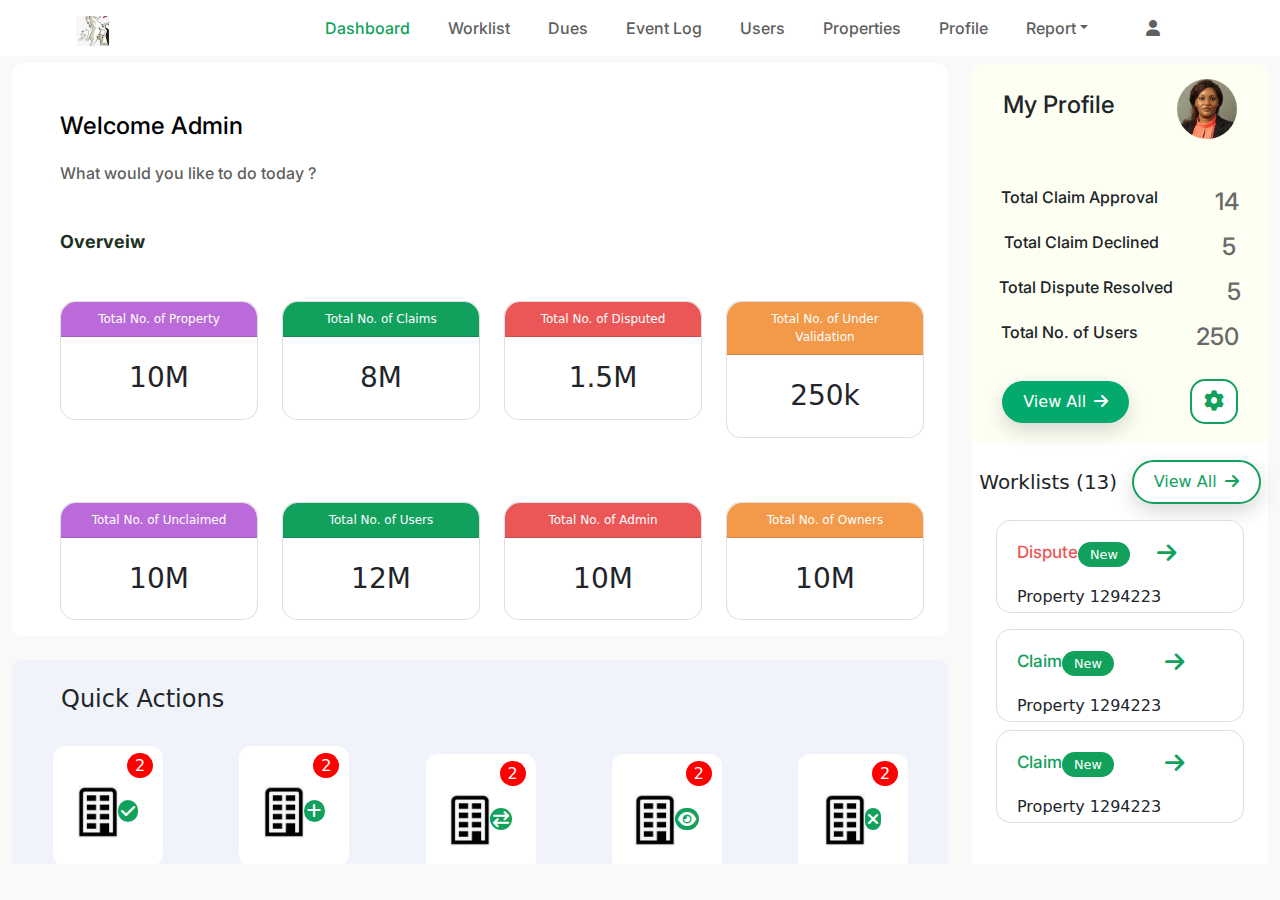
<file: index.html>
<!DOCTYPE html>
<html lang="en">
    <head>
        <meta charset="UTF-8">
        <meta http-equiv="X-UA-Compatible" content="IE=edge">
        <meta name="viewport" content="width=device-width, initial-scale=1.0">
        <title>Document</title>
        <link rel="stylesheet" href="css/bootstrap.rtl.min.css">
        <link rel="stylesheet" href="css/navbar.css">
        <link rel="stylesheet" href="css/welcome-admin.css">
        <link rel="stylesheet" href="css/admin.css">
        <link rel="stylesheet" href="css/property.css">
        <link
            rel="stylesheet"
            href="https://cdnjs.cloudflare.com/ajax/libs/font-awesome/6.0.0/css/all.min.css"
            integrity="sha512-9usAa10IRO0HhonpyAIVpjrylPvoDwiPUiKdWk5t3PyolY1cOd4DSE0Ga+ri4AuTroPR5aQvXU9xC6qOPnzFeg=="
            crossorigin="anonymous"
            referrerpolicy="no-referrer"
        >
        <link rel="stylesheet" href="css/button.css">
        <link href="https://fonts.googleapis.com/css2?family=Inter:wght@100;200;300;400;500&family=Poppins:wght@700&display=swap" rel="stylesheet">
        <link href="https://fonts.googleapis.com/css2?family=Inter:wght@100;200;300;400;500;600;700;800;900&family=M+PLUS+Rounded+1c:wght@700;800;900&family=Merriweather:ital,wght@0,300;0,400;0,700;1,300;1,400;1,900&family=Ms+Madi&family=PT+Sans:ital,wght@0,400;0,700;1,400&family=Special+Elite&family=Water+Brush&display=swap" rel="stylesheet">
    </head>
    <body>
        <nav class="navbar navbar-expand-lg navbar-light fixed-top  ">
            <div class="container-fluid ">
                <a class="navbar-brand" href="#">
                    <div class="nav-image">
                        <img src="image/coat.jpg" alt="" class="d-inline-block align-text-top me-5">
                    </div>
                </a>
                <button
                    class="navbar-toggler"
                    type="button"
                    data-bs-toggle="collapse"
                    data-bs-target="#navbarNav"
                    aria-controls="navbarNav"
                    aria-expanded="false"
                    aria-label="Toggle navigation"
                >
                    <span class="navbar-toggler-icon"></span>
                </button>
                <div class="collapse navbar-collapse" id="navbarNav">
                    <ul class="navbar-nav">
                        <li class="nav-item">
                            <a class="nav-link active " aria-current="page" href="index.html">Dashboard</a>
                        </li>
                        <li class="nav-item">
                            <a class="nav-link " href="work-list.html">Worklist</a>
                        </li>
                        <li class="nav-item">
                            <a class="nav-link " href="dues.html">Dues</a>
                        </li>
                        <li class="nav-item">
                            <a class="nav-link " href="event-log.html">Event Log</a>
                        </li>
                        <li class="nav-item">
                            <a class="nav-link" href="users.html">Users</a>
                        </li>
                        <li class="nav-item">
                            <a class="nav-link" href="property.html">Properties</a>
                        </li>
                        <li class="nav-item">
                            <a class="nav-link" href="profile.html">Profile</a>
                        </li>
                        <li class="nav-item dropdown">
                            <a
                                class="nav-link dropdown-toggle"
                                href="#"
                                id="navbarDropdownMenuLink"
                                role="button"
                                data-bs-toggle="dropdown"
                                aria-expanded="false"
                            >
                                Report
                            </a>
                            <ul class="dropdown-menu" aria-labelledby="navbarDropdownMenuLink">
                                <li>
                                    <a class="dropdown-item" href="property-report.html">Property Report</a>
                                </li>
                                <li>
                                    <a class="dropdown-item" href="user-report.html">User Report</a>
                                </li>
                                <li>
                                    <a class="dropdown-item" href="transaction-report.html">Tansaction Report</a>
                                </li>
                                <li>
                                    <a class="dropdown-item" href="activites.html">Activity Report</a>
                                </li>
                            </ul>
                        </li>
                        <li class="nav-item dropdown me-3 d-none d-lg-block">
                            <a
                                class="nav-link"
                                href="#"
                                class="nav-link dropdown-toggle"
                                href="#"
                                id="profile-log-out"
                                role="button"
                                data-bs-toggle="dropdown"
                                aria-expanded="false"
                            >
                                <i class="fa-solid fa-user"></i>
                            </a>
                            <ul class="dropdown-menu" aria-labelledby="profile-log-out">
                                <li>
                                    <a class="dropdown-item" href="log-in.html">Log Out</a>
                                </li>
                                <li>
                                    <a class="dropdown-item" href="change-password.html">Change Password</a>
                                </li>
                            </ul>
                        </li>
                    </ul>
                </div>
            </div>
        </nav>
        <!-- MAIN CONTAINER  -->
        <section>
            <!-- OVERVIEW CONTAINER -->
            <div class="container-fluid main-container ">
                <div class="row d-flex justify-content-around full-container">
                    <div class="col-lg-9 col-12 first-container  ">
                        <div class="admin-container">
                            <!-- OVERVIEW HEADER -->
                            <div class="admin-header me-5 pt-5">
                                <h4>Welcome Admin</h4>
                                <div class="sub-title mt-4">
                                    <p> What would you like to do today ?</p>
                                </div>
                            </div>
                            <div class="admin-body me-5 mt-5">
                                <div class="body-header">
                                    <h4>
                                        Overveiw
                                    </h4>
                                </div>
                                <!-- OVERVIEW BODY -->
                                <div class="body-cards mt-5 ms-5 ms-lg-4 ">
                                    <div class="row mb-3 ">
                                        <!-- OVERVIEW CARD -->
                                        <div class="col-lg-3 col-12 col-md-6 mb-3 ">
                                            <div class="card ">
                                                <div class="card-header card-header-one text-center">Total No. of Property</div>
                                                <div class="card-body">
                                                    <h3 class="card-text text-center p-2">
                                                        <span class="" id="overview-number"> 10M</span>
                                                    </h3>
                                                </div>
                                            </div>
                                        </div>
                                        <!-- OVERVIEW CARD -->
                                        <div class="col-lg-3 col-12 col-md-6 mb-3">
                                            <div class="card">
                                                <div class="card-header card-header-two text-center">Total No. of Claims</div>
                                                <div class="card-body">
                                                    <h3 class="card-text text-center p-2">
                                                        <span class="" id="overview-number"> 8M</span>
                                                    </h3>
                                                </div>
                                            </div>
                                        </div>
                                        <!-- OVERVIEW CARD -->
                                        <div class="col-lg-3 col-12 col-md-6 mb-3">
                                            <div class="card">
                                                <div class="card-header card-header-three text-center">Total No. of Disputed</div>
                                                <div class="card-body">
                                                    <h3 class="card-text text-center p-2">
                                                        <span class="" id="overview-number"> 1.5M</span>
                                                    </h3>
                                                </div>
                                            </div>
                                        </div>
                                        <!-- OVERVIEW CARD -->
                                        <div class="col-lg-3 col-12 col-md-6 mb-3">
                                            <div class="card">
                                                <div class="card-header card-header-four text-center">Total No. of Under Validation</div>
                                                <div class="card-body">
                                                    <h3 class="card-text text-center p-2">
                                                        <span class="" id="overview-number"> 250k</span>
                                                    </h3>
                                                </div>
                                            </div>
                                        </div>
                                    </div>
                                    <div class="row mt-lg-5 ">
                                        <!-- OVERVIEW CARD -->
                                        <div class="col-lg-3 col-12 col-md-6 mb-3">
                                            <div class="card">
                                                <div class="card-header card-header-one text-center">Total No. of Unclaimed</div>
                                                <div class="card-body">
                                                    <h3 class="card-text text-center p-2">
                                                        <span class="" id="overview-number"> 10M</span>
                                                    </h3>
                                                </div>
                                            </div>
                                        </div>
                                        <!-- OVERVIEW CARD -->
                                        <div class="col-lg-3 col-12 col-md-6 mb-3">
                                            <div class="card">
                                                <div class="card-header card-header-two text-center">Total No. of Users</div>
                                                <div class="card-body">
                                                    <h3 class="card-text text-center p-2">
                                                        <span class="" id="overview-number"> 12M</span>
                                                    </h3>
                                                </div>
                                            </div>
                                        </div>
                                        <!-- OVERVIEW CARD -->
                                        <div class="col-lg-3 col-12 col-md-6 mb-3 ">
                                            <div class="card">
                                                <div class="card-header card-header-three text-center">Total No. of Admin</div>
                                                <div class="card-body">
                                                    <h3 class="card-text text-center p-2">
                                                        <span class="" id="overview-number"> 10M</span>
                                                    </h3>
                                                </div>
                                            </div>
                                        </div>
                                        <!-- OVERVIEW CARD -->
                                        <div class="col-lg-3 col-12 col-md-6 mb-3">
                                            <div class="card">
                                                <div class="card-header card-header-four text-center">Total No. of Owners</div>
                                                <div class="card-body">
                                                    <h3 class="card-text text-center p-2">
                                                        <span class="" id="overview-number"> 10M</span>
                                                    </h3>
                                                </div>
                                            </div>
                                        </div>
                                    </div>
                                </div>
                            </div>
                        </div>
                        <!-- QUICK ACTION -->
                        <div class="quick-action-container mt-4 ">
                            <div class="quick-action-link me-3 ">
                                <h4 class="mb-4 me-2 "> Quick Actions</h4>
                                <div class="row d-flex justify-content-between align-items-center ">
                                    <div class="col-lg-2 col-md-4 col-6">
                                        <div class="quick-action-card ">
                                            <div class="number-tag col-6 text-start pt-2 ">
                                                <span class="number px-2" id="tag">2</span>
                                            </div>
                                            <div class="d-flex align-items-center justify-content-center mt-2">
                                                <div class="image">
                                                    <img src="image/black-building.png" alt="">
                                                </div>
                                                <div class="icon-tag">
                                                    <div class="icon">
                                                        <i class="fa fa-check" aria-hidden="true"></i>
                                                    </div>
                                                </div>
                                            </div>
                                        </div>
                                    </div>
                                    <div class="col-lg-2 col-md-4 col-6">
                                        <div class="quick-action-card ">
                                            <div class="number-tag col-6 text-start pt-2 ">
                                                <span class="number px-2" id="tag">2</span>
                                            </div>
                                            <div class="d-flex align-items-center justify-content-center mt-2">
                                                <div class="image">
                                                    <img src="image/black-building.png" alt="">
                                                </div>
                                                <div class="icon-tag">
                                                    <div class="icon">
                                                        <i class="fa fa-plus" aria-hidden="true"></i>
                                                    </div>
                                                </div>
                                            </div>
                                        </div>
                                    </div>
                                    <div class="col-lg-2 col-md-4 col-6 mt-3">
                                        <div class="quick-action-card ">
                                            <div class="number-tag col-6 text-start pt-2 ">
                                                <span class="number px-2" id="tag">2</span>
                                            </div>
                                            <div class="d-flex align-items-center justify-content-center mt-2">
                                                <div class="image">
                                                    <img src="image/black-building.png" alt="">
                                                </div>
                                                <div class="icon-tag">
                                                    <div class="icon">
                                                        <i class="fa fa-exchange" aria-hidden="true"></i>
                                                    </div>
                                                </div>
                                            </div>
                                        </div>
                                    </div>
                                    <div class="col-lg-2 col-md-4 col-6 mt-3">
                                        <div class="quick-action-card ">
                                            <div class="number-tag col-6 text-start pt-2 ">
                                                <span class="number px-2" id="tag">2</span>
                                            </div>
                                            <div class="d-flex align-items-center justify-content-center mt-2">
                                                <div class="image">
                                                    <img src="image/black-building.png" alt="">
                                                </div>
                                                <div class="icon-tag">
                                                    <div class="icon">
                                                        <i class="fa fa-eye" aria-hidden="true"></i>
                                                    </div>
                                                </div>
                                            </div>
                                        </div>
                                    </div>
                                    <div class="col-lg-2 col-md-4 col-4 mt-3">
                                        <div class="quick-action-card ">
                                            <div class="number-tag col-6 text-start pt-2 ">
                                                <span class="number px-2" id="tag">2</span>
                                            </div>
                                            <div class="d-flex align-items-center justify-content-center mt-2">
                                                <div class="image">
                                                    <img src="image/black-building.png" alt="">
                                                </div>
                                                <div class="icon-tag">
                                                    <div class="icon">
                                                        <i class="fa fa-times" aria-hidden="true"></i>
                                                    </div>
                                                </div>
                                            </div>
                                        </div>
                                    </div>
                                </div>
                            </div>
                        </div>
                        <!-- TABLE CONTAINER -->
                        <div class="property-container mt-4 ">
                            <div class=" me-3 ">
                                <div class="d-flex justify-content-between align-items-center">
                                    <h5 class="mb-4 me-2 "> Properties</h5>
                                    <div class="view-property">
                                        <div class="button">
                                            <a href="#" class="view btn">
                                                View All
                                                <i class="fa-solid fa-arrow-right "></i>
                                            </a>
                                        </div>
                                    </div>
                                </div>
                                <div class="table-body table-responsive  mt-4">
                                    <table class="table table-borderless   ">
                                        <!-- TABLE HEADER -->
                                        <thead>
                                            <tr>
                                                <th scope="col">Property ID</th>
                                                <th scope="col">State</th>
                                                <th scope="col">LGA</th>
                                                <th scope="col">Address</th>
                                                <th scope="col">Status</th>
                                                <th scope="col">Action</th>
                                            </tr>
                                        </thead>
                                        <!-- TABLE BODY -->
                                        <div class="table-body  mt-4">
                                            <table class="table  ">
                                                <!-- TABLE HEADER -->
                                                <thead>
                                                    <tr>
                                                        <th scope="col">Property ID</th>
                                                        <th scope="col">State</th>
                                                        <th scope="col">LGA</th>
                                                        <th scope="col">Address</th>
                                                        <th scope="col">Status</th>
                                                        <th scope="col">Action</th>
                                                    </tr>
                                                </thead>
                                                <!-- TABLE BODY -->
                                                <tbody>
                                                    <tr>
                                                        <td class="property-id">
                                                            <div class=" mb-3" id="property-id">000001</div>
                                                            <a href="" class="veiw-owner-btn">
                                                                View Owner
                                                            </a>
                                                        </td>
                                                        <td id="role">Abuja</td>
                                                        <td id="name">Garki</td>
                                                        <td id="email">3 Dante Keith Rd</td>
                                                        <td>
                                                            <div class="status-btn">Claimed</div>
                                                        </td>
                                                        <td id="veiw">
                                                            <div class="view-btn" data-bs-target="#property-card" data-bs-toggle="modal">
                                                                <a href="#">Veiw</a>
                                                            </div>
                                                        </td>
                                                    </tr>
                                                    <tr>
                                                        <td class="property-id">
                                                            <div class=" mb-3" id="property-id">000001</div>
                                                            <a href="" class="veiw-owner-btn">
                                                                View Owner
                                                            </a>
                                                        </td>
                                                        <td id="role">Abuja</td>
                                                        <td id="name">Garki</td>
                                                        <td id="email">3 Dante Keith Rd</td>
                                                        <td>
                                                            <div class="status-btn disputed">Disputed</div>
                                                        </td>
                                                        <td id="veiw">
                                                            <div class="view-btn" data-bs-target="#property-card" data-bs-toggle="modal">
                                                                <a href="#">Veiw</a>
                                                            </div>
                                                        </td>
                                                    </tr>
                                                </tbody>
                                            </table>
                                        </div>
                                    </div>
                                </div>
                            </div>
                            <!-- RIGHT CONTAINER CONTAINING THE PROFILE REVEIW -->
                            <div class="col-lg-3 col-12  right-container  first-container ">
                                <div class="profile-container">
                                    <div class="profile-header d-flex justify-content-around align-items-center  pt-3">
                                        <div class="profile-text">
                                            <h4>My Profile</h4>
                                        </div>
                                        <!-- PROFILE IMAGE -->
                                        <div class="profile-image">
                                            <img src="image/user4.jpg" alt="" class=" ">
                                        </div>
                                    </div>
                                    <div class="profile-body mt-5 alg">
                                        <div class="total d-flex justify-content-around align-items-center ">
                                            <p>Total Claim Approval</p>
                                            <span class="total-number pb-2" id="total-number">14</span>
                                        </div>
                                        <div class="total d-flex justify-content-around align-items-center mt-2">
                                            <p>Total Claim Declined</p>
                                            <span class="total-number pb-2" id="total-number">5</span>
                                        </div>
                                        <div class="total d-flex justify-content-around align-items-center mt-2">
                                            <p>Total Dispute Resolved</p>
                                            <span class="total-number pb-2" id="total-number">5</span>
                                        </div>
                                        <div class="total d-flex justify-content-around align-items-center mt-2">
                                            <p>Total No. of  Users</p>
                                            <span class="total-number mb-2" id="total-number">250</span>
                                        </div>
                                    </div>
                                    <div class="profile-footer d-flex justify-content-around align-items-center">
                                        <div class="button">
                                            <a href="#" class="view btn">
                                                View All
                                                <i class="fa-solid fa-arrow-right "></i>
                                            </a>
                                        </div>
                                        <div class="setting-icon ">
                                            <i class="fa-solid fa-gear"></i>
                                        </div>
                                    </div>
                                </div>
                                <!-- WORKLIST REVIEW -->
                                <div class="worklists-container">
                                    <!-- WORKLIST HEADER -->
                                    <div class="worklist-header d-flex justify-content-around align-items-center">
                                        <div class="worklist-text  mt-4">
                                            <h5>
                                                Worklists
                                                <span> (13)</span>
                                            </h5>
                                        </div>
                                        <!-- WORKLIST LIST BUUTON LEADING TO WORKLIST PAGE -->
                                        <div class="veiw-btn  mt-3 ">
                                            <div class="button">
                                                <a href="work-list.html" class="view btn work-list-btn">
                                                    View All
                                                    <i class="fa-solid fa-arrow-right "></i>
                                                </a>
                                            </div>
                                        </div>
                                    </div>
                                    <!-- WORKLIST BODY -->
                                    <div class="worklist-body  d-flex flex-column mt-3">
                                        <div class="card worklist-card ms-4 me-4 mb-2">
                                            <div class="card-body">
                                                <div class="card-title d-flex align-items-center justify-content-between">
                                                    <p class="mt-1 dispute">Dispute</p>
                                                    <div class="new d-flex align-items-center ms-4 mb-2 ">New</div>
                                                    <div class="arrow-right  mb-2">
                                                        <i class="fa-solid fa-arrow-right ms-5 "></i>
                                                    </div>
                                                </div>
                                                <p class="card-text">
                                                    Property
                                                    <span>1294223</span>
                                                </p>
                                            </div>
                                        </div>
                                        <div class="card worklist-card mt-1 ms-4 me-4 mt-2">
                                            <div class="card-body">
                                                <div class="card-title d-flex align-items-center justify-content-between">
                                                    <p class="mt-1 claim">Claim</p>
                                                    <div class="new d-flex align-items-center ms-5 mb-2">New</div>
                                                    <div class="arrow-right  mb-2">
                                                        <i class="fa-solid fa-arrow-right ms-5 "></i>
                                                    </div>
                                                </div>
                                                <p class="card-text">
                                                    Property
                                                    <span>1294223</span>
                                                </p>
                                            </div>
                                        </div>
                                        <div class="card worklist-card mt-1 ms-4 me-4 mt-2">
                                            <div class="card-body">
                                                <div class="card-title d-flex align-items-center justify-content-between">
                                                    <p class="mt-1 claim">Claim</p>
                                                    <div class="new d-flex align-items-center ms-5 mb-2">New</div>
                                                    <div class="arrow-right  mb-2">
                                                        <i class="fa-solid fa-arrow-right ms-5 "></i>
                                                    </div>
                                                </div>
                                                <p class="card-text">
                                                    Property
                                                    <span>1294223</span>
                                                </p>
                                            </div>
                                        </div>
                                    </div>
                                </div>
                            </div>
                        </div>
                    </div>
                </section>
                <script src="js/bootstrap.bundle.min.js"></script>
                <script src="js/form.js"></script>
            </body>
        </html>
</file>
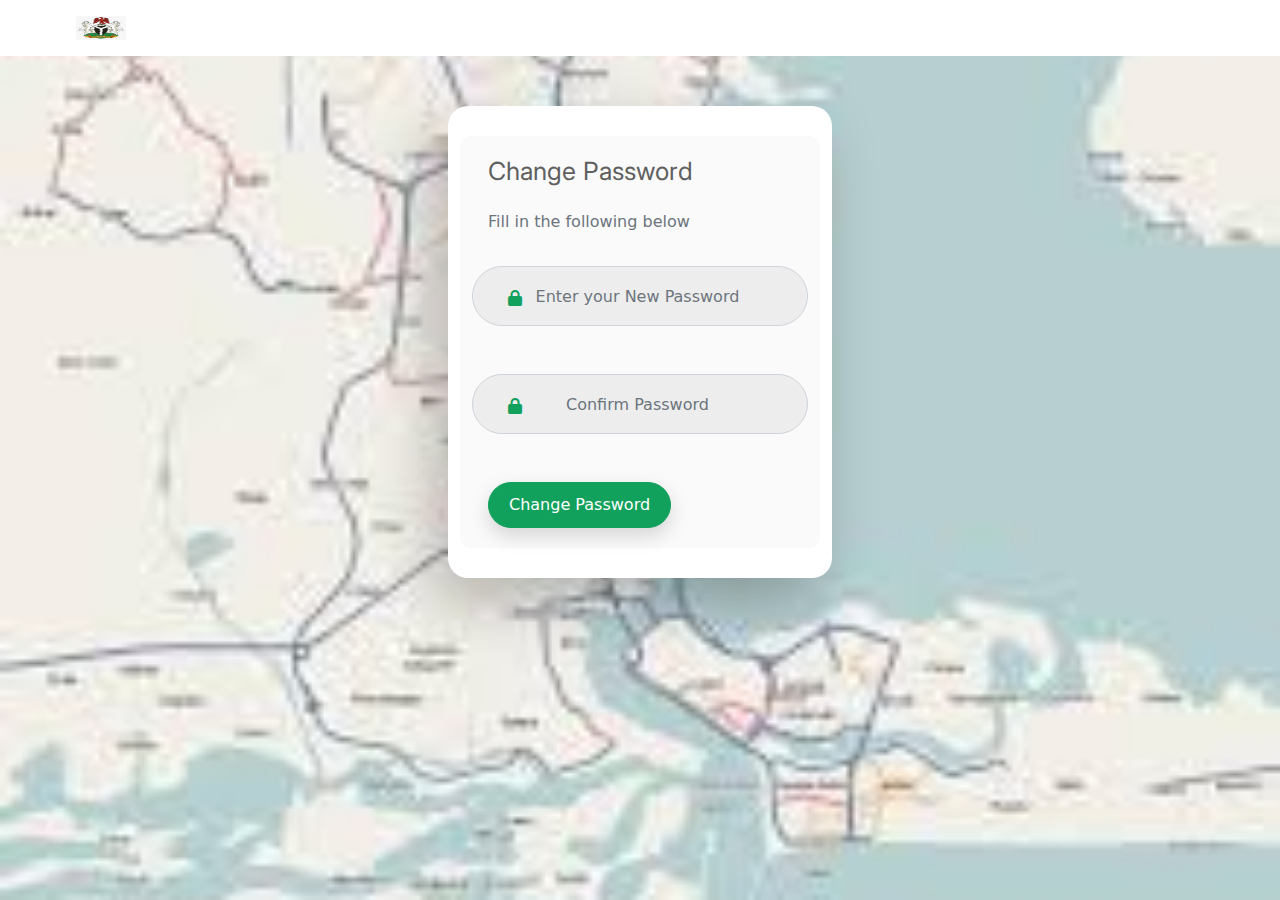
<file: change-password.html>
<!DOCTYPE html>
<html lang="en">
    <head>
        <meta charset="UTF-8">
        <meta http-equiv="X-UA-Compatible" content="IE=edge">
        <meta name="viewport" content="width=device-width, initial-scale=1.0">
        <title>Document</title>
        <link rel="stylesheet" href="css/bootstrap.rtl.min.css">
        <link rel="stylesheet" href="css/navbar.css">
        <link rel="stylesheet" href="css/admin.css">
        <link rel="stylesheet" href="css/profile.css">
        <link rel="stylesheet" href="css/log-out.css">
        <link rel="stylesheet" href="css/modal.css">
        <link
            rel="stylesheet"
            href="https://cdnjs.cloudflare.com/ajax/libs/font-awesome/6.0.0/css/all.min.css"
            integrity="sha512-9usAa10IRO0HhonpyAIVpjrylPvoDwiPUiKdWk5t3PyolY1cOd4DSE0Ga+ri4AuTroPR5aQvXU9xC6qOPnzFeg=="
            crossorigin="anonymous"
            referrerpolicy="no-referrer"
        >
        <link href="https://fonts.googleapis.com/css2?family=Inter:wght@100;200;300;400;500&family=Poppins:wght@700&display=swap" rel="stylesheet">
        <link href="https://fonts.googleapis.com/css2?family=Inter:wght@100;200;300;400;500;600;700;800;900&family=M+PLUS+Rounded+1c:wght@700;800;900&family=Merriweather:ital,wght@0,300;0,400;0,700;1,300;1,400;1,900&family=Ms+Madi&family=PT+Sans:ital,wght@0,400;0,700;1,400&family=Special+Elite&family=Water+Brush&display=swap" rel="stylesheet">
    </head>
    <body>
        <nav class="navbar navbar-expand-lg navbar-light   ">
            <div class="container-fluid ">
                <a class="navbar-brand" href="#">
                    <img
                        src="image/coat.jpg"
                        alt=""
                        width="50"
                        height="24"
                        class="d-inline-block align-text-top me-5"
                    >
                </a>
            </div>
        </div>
    </nav>
    <!-- MAIN CONTAINER -->
    <section>
        <!-- TO CHANGE PASSWORD -->
        <div class="container log-in-container col-4 ">
            <div class="password-out-container">
                <div class="password-text me-3">
                    <h5>Change Password</h5>
                </div>
                <div class="me-3 mt-4 text-muted">
                    <p>Fill in the following below</p>
                </div>
                <div class="row">
                    <div class="col-lg-12 col-12 mt-3">
                        <div class="attach-img">
                            <i class="fa fa-lock  lock-icon" aria-hidden="true" id="lock-icon"></i>
                            <input
                                type="password"
                                class="form-control password text-center  "
                                id="new-password"
                                placeholder="Enter your New Password "
                            >
                        </div>
                    </div>
                    <div class="col-lg-12 col-12 mt-5">
                        <div class="attach-img">
                            <i class="fa fa-lock  lock-icon" aria-hidden="true" id="lock-icon"></i>
                            <input
                                type="password"
                                class="form-control password text-center "
                                id="new-password"
                                placeholder="Confirm Password "
                            >
                        </div>
                    </div>
                </div>
                <div class="change-password-btn-con mt-5 me-3">
                    <button class="change-password-btn" id="change-password-btn">Change Password</button>
                </div>
            </div>
        </div>
    </section>
</body>
<script src="js/bootstrap.bundle.min.js"></script>
</html>
</file>
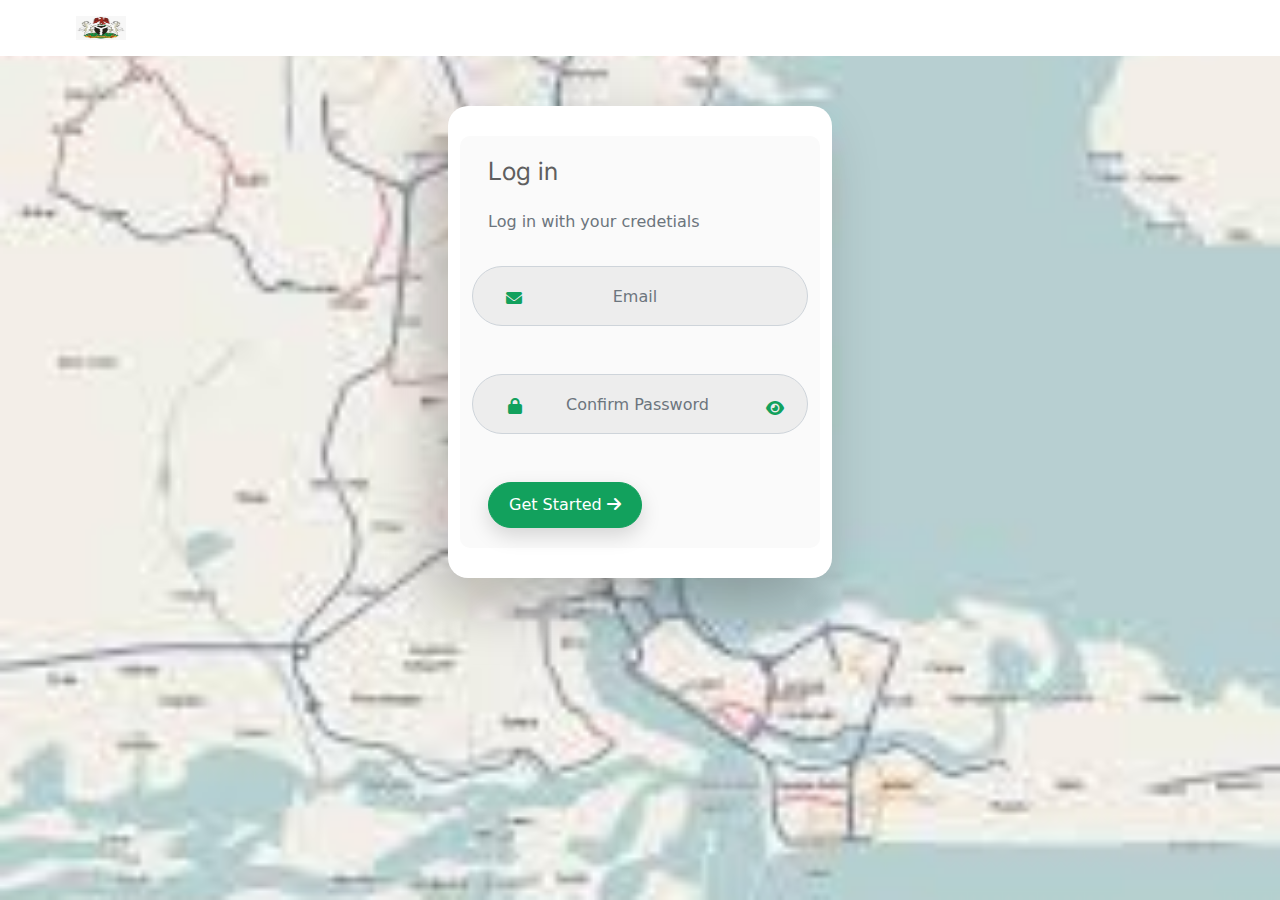
<file: log-in.html>
<!DOCTYPE html>
<html lang="en">
    <head>
        <meta charset="UTF-8">
        <meta http-equiv="X-UA-Compatible" content="IE=edge">
        <meta name="viewport" content="width=device-width, initial-scale=1.0">
        <title>Document</title>
        <link rel="stylesheet" href="css/bootstrap.rtl.min.css">
        <link rel="stylesheet" href="css/navbar.css">
        <link rel="stylesheet" href="css/log-out.css">
        <link rel="stylesheet" href="css/modal.css">
        <link
            rel="stylesheet"
            href="https://cdnjs.cloudflare.com/ajax/libs/font-awesome/6.0.0/css/all.min.css"
            integrity="sha512-9usAa10IRO0HhonpyAIVpjrylPvoDwiPUiKdWk5t3PyolY1cOd4DSE0Ga+ri4AuTroPR5aQvXU9xC6qOPnzFeg=="
            crossorigin="anonymous"
            referrerpolicy="no-referrer"
        >
        <link href="https://fonts.googleapis.com/css2?family=Inter:wght@100;200;300;400;500&family=Poppins:wght@700&display=swap" rel="stylesheet">
        <link href="https://fonts.googleapis.com/css2?family=Inter:wght@100;200;300;400;500;600;700;800;900&family=M+PLUS+Rounded+1c:wght@700;800;900&family=Merriweather:ital,wght@0,300;0,400;0,700;1,300;1,400;1,900&family=Ms+Madi&family=PT+Sans:ital,wght@0,400;0,700;1,400&family=Special+Elite&family=Water+Brush&display=swap" rel="stylesheet">
    </head>
    <body>
        <nav class="navbar navbar-expand-lg navbar-light   ">
            <div class="container-fluid ">
                <a class="navbar-brand" href="#">
                    <img
                        src="image/coat.jpg"
                        alt=""
                        width="50"
                        height="24"
                        class="d-inline-block align-text-top me-5"
                    >
                </a>
            </div>
        </div>
    </nav>
    <!-- MAIN CONTAINER -->
    <section>
        <!-- TO CHANGE PASSWORD -->
        <div class="container log-in-container col-4  ">
            <div class="password-out-container">
                <div class="password-text me-3">
                    <h5>Log in</h5>
                </div>
                <div class="me-3 mt-4 text-muted">
                    <p>Log in with your credetials</p>
                </div>
                <div class="row">
                    <div class="col-lg-12 col-12 mt-3">
                        <div class="attach-img">
                            <i class="fa fa-envelope lock-icon" aria-hidden="true" id="lock-icon"></i>
                            <input
                                type="email"
                                class="form-control password  text-center "
                                id="email"
                                placeholder="Email  "
                            >
                        </div>
                    </div>
                    <div class="col-lg-12 col-12 mt-5">
                        <div class="attach-img">
                            <i class="fa fa-lock  lock-icon" aria-hidden="true" id="lock-icon"></i>
                            <i class="fa fa-eye  eye-icon  d-none d-lg-block" aria-hidden="true" id="lock-icon"></i>
                            <input
                                type="password"
                                class="form-control password text-center"
                                id="new-password"
                                placeholder="Confirm Password "
                            >
                        </div>
                    </div>
                </div>
                <div class="change-password-btn-con mt-5 me-3">
                    <button class="change-password-btn" id="change-password-btn">
                        Get Started
                        <i class="fa fa-arrow-right " aria-hidden="true" id="lock-icon"></i>
                    </button>
                </div>
            </div>
        </div>
    </section>
</body>
<script src="js/bootstrap.bundle.min.js"></script>
<script src="js/form.js"></script>
</html>
</file>
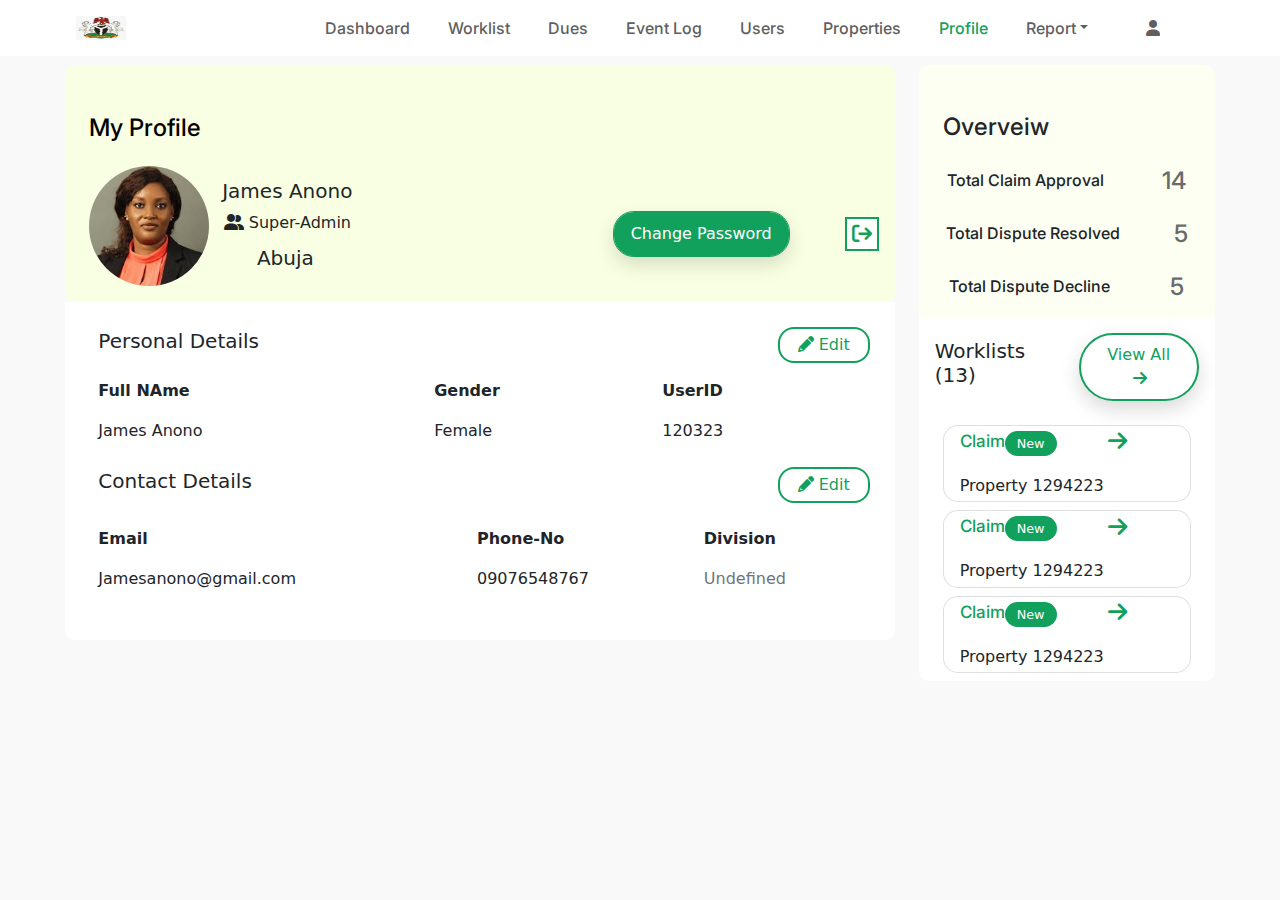
<file: profile.html>
<!DOCTYPE html>
<html lang="en">
    <head>
        <meta charset="UTF-8">
        <meta http-equiv="X-UA-Compatible" content="IE=edge">
        <meta name="viewport" content="width=device-width, initial-scale=1.0">
        <title>Document</title>
        <link rel="stylesheet" href="css/bootstrap.rtl.min.css">
        <link rel="stylesheet" href="css/navbar.css">
        <link rel="stylesheet" href="css/admin.css">
        <link rel="stylesheet" href="css/profile.css">
        <link rel="stylesheet" href="css/modal.css">
        <link rel="stylesheet" href="css/button.css">
        <link
            rel="stylesheet"
            href="https://cdnjs.cloudflare.com/ajax/libs/font-awesome/6.0.0/css/all.min.css"
            integrity="sha512-9usAa10IRO0HhonpyAIVpjrylPvoDwiPUiKdWk5t3PyolY1cOd4DSE0Ga+ri4AuTroPR5aQvXU9xC6qOPnzFeg=="
            crossorigin="anonymous"
            referrerpolicy="no-referrer"
        >
        <link href="https://fonts.googleapis.com/css2?family=Inter:wght@100;200;300;400;500&family=Poppins:wght@700&display=swap" rel="stylesheet">
        <link href="https://fonts.googleapis.com/css2?family=Inter:wght@100;200;300;400;500;600;700;800;900&family=M+PLUS+Rounded+1c:wght@700;800;900&family=Merriweather:ital,wght@0,300;0,400;0,700;1,300;1,400;1,900&family=Ms+Madi&family=PT+Sans:ital,wght@0,400;0,700;1,400&family=Special+Elite&family=Water+Brush&display=swap" rel="stylesheet">
    </head>
    <body>
        <!-- NAV BAR -->
        <nav class="navbar navbar-expand-lg navbar-light  fixed-top ">
            <div class="container-fluid ">
                <a class="navbar-brand" href="#">
                    <img
                        src="image/coat.jpg"
                        alt=""
                        width="50"
                        height="24"
                        class="d-inline-block align-text-top me-5"
                    >
                </a>
                <button
                    class="navbar-toggler"
                    type="button"
                    data-bs-toggle="collapse"
                    data-bs-target="#navbarNav"
                    aria-controls="navbarNav"
                    aria-expanded="false"
                    aria-label="Toggle navigation"
                >
                    <span class="navbar-toggler-icon"></span>
                </button>
                <div class="collapse navbar-collapse" id="navbarNav">
                    <ul class="navbar-nav">
                        <li class="nav-item">
                            <a class="nav-link  " aria-current="page" href="index.html">Dashboard</a>
                        </li>
                        <li class="nav-item">
                            <a class="nav-link " href="work-list.html">Worklist</a>
                        </li>
                        <li class="nav-item">
                            <a class="nav-link " href="dues.html">Dues</a>
                        </li>
                        <li class="nav-item">
                            <a class="nav-link " href="event-log.html">Event Log</a>
                        </li>
                        <li class="nav-item">
                            <a class="nav-link" href="users.html">Users</a>
                        </li>
                        <li class="nav-item">
                            <a class="nav-link" href="property.html">Properties</a>
                        </li>
                        <li class="nav-item">
                            <a class="nav-link active" href="#">Profile</a>
                        </li>
                        <li class="nav-item dropdown">
                            <a
                                class="nav-link dropdown-toggle"
                                href="#"
                                id="navbarDropdownMenuLink"
                                role="button"
                                data-bs-toggle="dropdown"
                                aria-expanded="false"
                            >
                                Report
                            </a>
                            <ul class="dropdown-menu" aria-labelledby="navbarDropdownMenuLink">
                                <li>
                                    <a class="dropdown-item" href="activites.html">Property Report</a>
                                </li>
                                <li>
                                    <a class="dropdown-item" href="activites.html">Activity Report</a>
                                </li>
                                <li>
                                    <a class="dropdown-item" href="transaction-report.html">Transaction Report</a>
                                </li>
                                <li>
                                    <a class="dropdown-item" href="user-report.html">User Report</a>
                                </li>
                            </ul>
                        </li>
                        <li class="nav-item dropdown me-3">
                            <a
                                class="nav-link"
                                href="#"
                                class="nav-link dropdown-toggle"
                                href="#"
                                id="profile-log-out"
                                role="button"
                                data-bs-toggle="dropdown"
                                aria-expanded="false"
                            >
                                <i class="fa-solid fa-user"></i>
                            </a>
                            <ul class="dropdown-menu" aria-labelledby="profile-log-out">
                                <li>
                                    <a class="dropdown-item" href="log-in.html">Log Out</a>
                                </li>
                                <li>
                                    <a class="dropdown-item" href="change-password.html">Change Password</a>
                                </li>
                            </ul>
                        </li>
                    </ul>
                </div>
            </div>
        </nav>
        <!-- MAIN CONTAINER  PROFILE CONTAINER-->
        <section>
            <div class="container-fluid main-container ">
                <div class="row d-flex justify-content-center">
                    <div class="col-lg-8 col-12  mb-5 ">
                        <div class="admin-container ">
                            <div class="admin-header me-4 pt-5 text-lg-end text-center">
                                <h4>My Profile</h4>
                            </div>
                            <div class="admin-body me-2 mt-4">
                                <div class="row d-flex align-items-center">
                                    <div class="col-lg-7 col-12">
                                        <div class="row  d-flex align-items-center ">
                                            <div class="col-lg-3 col-12 mb-3">
                                                <div class="profile-image text-center pe-3">
                                                    <img src="image/user4.jpg" alt="">
                                                </div>
                                            </div>
                                            <div class="col-lg-5 col-12 text-center">
                                                <div class="user-name text-center">
                                                    <h5>James Anono</h5>
                                                </div>
                                                <div class="user-status mb-2 " id="user-status">
                                                    <i class="fa-solid fa-user-group "></i>
                                                    Super-Admin
                                                </div>
                                                <div class="user-state ms-1" id="user-state">
                                                    <p class="lead ">Abuja</p>
                                                </div>
                                            </div>
                                        </div>
                                    </div>
                                    <div class="col-lg-5 col-10">
                                        <div class="row  d-felx align-items-center justify-content-center">
                                            <div class="col-9 text-center  ">
                                                <div class="change-password-btn ">
                                                    <button class="change-password-button ">
                                                        <a href="change-password.html">   Change Password</a>
                                                    </button>
                                                </div>
                                            </div>
                                            <div class="col-2 text">
                                                <a href="log-in.html">
                                                    <i class="fa fa-sign-out ms-5 " aria-hidden="true"></i>
                                                </a>
                                            </div>
                                        </div>
                                    </div>
                                </div>
                            </div>
                        </div>
                        <!-- USER DETAIL CONTAINING PERSONAL DETAILS AND CONTACT DETAILS -->
                        <div class="user-details-container  ">
                            <div class="personal-details-container me-2  mb-2 d-flex justify-content-between align-items-center">
                                <div class="personal-details">
                                    <h5>Personal Details</h5>
                                </div>
                                <div class="edit" data-bs-toggle="modal" data-bs-target="#edit-personal-details">
                                    <i class="fa fa-pencil" aria-hidden="true"></i>
                                    Edit
                                </div>
                            </div>
                            <div class="details-table table-responsive ">
                                <table class="table table-borderless">
                                    <thead>
                                        <tr>
                                            <th scope="col">Full NAme</th>
                                            <th scope="col">Gender</th>
                                            <th scope="col">UserID</th>
                                        </tr>
                                    </thead>
                                    <tbody>
                                        <tr>
                                            <td id="name">James Anono</td>
                                            <td id="gender">Female</td>
                                            <td id="user-id">120323</td>
                                        </tr>
                                    </tbody>
                                </table>
                            </div>
                            <div class="personal-details-container me-2 mb-3 d-flex justify-content-between align-items-center">
                                <div class="personal-details">
                                    <h5>Contact Details</h5>
                                </div>
                                <div class="edit" data-bs-toggle="modal" data-bs-target="#edit-contact-details">
                                    <i class="fa fa-pencil" aria-hidden="true"></i>
                                    Edit
                                </div>
                            </div>
                            <div class="details-table table-responsive">
                                <table class="table table-borderless">
                                    <thead>
                                        <tr>
                                            <th scope="col">Email</th>
                                            <th scope="col">Phone-No</th>
                                            <th scope="col">Division</th>
                                        </tr>
                                    </thead>
                                    <tbody>
                                        <tr>
                                            <td id="email">Jamesanono@gmail.com</td>
                                            <td id="phone-no">09076548767</td>
                                            <td id="division" class="text-muted">Undefined</td>
                                        </tr>
                                    </tbody>
                                </table>
                            </div>
                        </div>
                    </div>
                    <!-- THE RIGHT SIDE OF THE CONTAINER CONTAINING OVERVIEW AND WORKLIST SUMMARY -->
                    <div class="col-lg-3 col-12   right-container  ">
                        <!-- OVERVIEW -->
                        <div class="profile-container">
                            <div class="profile-header me-lg-4  me-5 pt-5">
                                <div class="profile-text">
                                    <h4>Overveiw</h4>
                                </div>
                            </div>
                            <div class="profile-body mt-4">
                                <div class="total d-flex justify-content-around align-items-center ">
                                    <p>Total Claim Approval</p>
                                    <span class="total-number pb-3">14</span>
                                </div>
                                <div class="total d-flex justify-content-around align-items-center mt-2">
                                    <p>Total Dispute Resolved</p>
                                    <span class="total-number pb-3">5</span>
                                </div>
                                <div class="total d-flex justify-content-around align-items-center mt-2 ">
                                    <p>Total Dispute Decline</p>
                                    <span class="total-number pb-3">5</span>
                                </div>
                            </div>
                        </div>
                        <!-- WORKLIST -->
                        <div class="worklists-container">
                            <div class="worklist-header d-flex justify-content-around align-items-center">
                                <div class="worklist-text mt-0 me-3 ">
                                    <h5>
                                        Worklists
                                        <span> (13)</span>
                                    </h5>
                                </div>
                                <div class="veiw-btn m-3 ">
                                    <div class="button">
                                        <a href="work-list.html" class="view btn work-list-btn">
                                            View All
                                            <i class="fa-solid fa-arrow-right "></i>
                                        </a>
                                    </div>
                                </div>
                            </div>
                            <div class="worklist-body  d-flex flex-column">
                                <div class="card mt-2 ms-4 me-4">
                                    <div class="card-body">
                                        <div class="card-title d-flex align-items-center justify-content-between">
                                            <p class="mt-1 claim">Claim</p>
                                            <div class="new d-flex align-items-center ms-5 mb-2">New</div>
                                            <div class="arrow-right  mb-2">
                                                <i class="fa-solid fa-arrow-right ms-5 "></i>
                                            </div>
                                        </div>
                                        <p class="card-text">
                                            Property
                                            <span>1294223</span>
                                        </p>
                                    </div>
                                </div>
                                <div class="card mt-2 ms-4 me-4">
                                    <div class="card-body">
                                        <div class="card-title d-flex align-items-center justify-content-between">
                                            <p class="mt-1 claim">Claim</p>
                                            <div class="new d-flex align-items-center ms-5 mb-2">New</div>
                                            <div class="arrow-right  mb-2">
                                                <i class="fa-solid fa-arrow-right ms-5 "></i>
                                            </div>
                                        </div>
                                        <p class="card-text">
                                            Property
                                            <span>1294223</span>
                                        </p>
                                    </div>
                                </div>
                                <div class="card mt-2 ms-4 me-4 mb-2">
                                    <div class="card-body">
                                        <div class="card-title d-flex align-items-center justify-content-between">
                                            <p class="mt-1 claim">Claim</p>
                                            <div class="new d-flex align-items-center ms-5 mb-2">New</div>
                                            <div class="arrow-right  mb-2">
                                                <i class="fa-solid fa-arrow-right ms-5 "></i>
                                            </div>
                                        </div>
                                        <p class="card-text">
                                            Property
                                            <span>1294223</span>
                                        </p>
                                    </div>
                                </div>
                            </div>
                        </div>
                    </div>
                </div>
            </div>
        </section>
        <!-- MODAL FOR PROFILE CONTAINING PERSONAL DETAIL MODAL AND CONTACT DETAILS MODAL -->
        <div
            class="modal fade"
            id="edit-personal-details"
            data-bs-backdrop="static"
            data-bs-keyboard="false"
            tabindex="-1"
            aria-labelledby="edit-personal-details"
            aria-hidden="true"
        >
            <div class="modal-dialog ">
                <div class="modal-content">
                    <div class="modal-header">
                        <h4 class="modal-title" id="staticBackdropLabel">Personal Details</h4>
                    </div>
                    <div class="modal-body">
                        <div class="row">
                            <div class="col-lg-6 col-12">
                                <div>
                                    <label for="exampleFormControlInput1" class="form-label text-muted">Full Name</label>
                                    <input
                                        type="text"
                                        class="form-control personal-details-input "
                                        id="exampleFormControlInput1"
                                        placeholder="James Konoa"
                                    >
                                    <label for="exampleFormControlInput1" class="form-label text-muted mt-2">You cannot change this</label>
                                </div>
                            </div>
                            <div class="col-lg-6 col-12">
                                <div>
                                    <label for="exampleFormControlInput1" class="form-label text-muted">User ID</label>
                                    <input
                                        type="number"
                                        class="form-control personal-details-input "
                                        id="exampleFormControlInput1"
                                        placeholder="1234560987"
                                    >
                                    <label for="exampleFormControlInput1" class="form-label text-muted mt-2"> You cannot change this</label>
                                </div>
                            </div>
                        </div>
                        <div class="gender mt-4">
                            <p class="gender-text">Gender</p>
                            <div class="row justify-content-between">
                                <div class="col-4">
                                    <div class="row  d-flex justify-content-around">
                                        <div class="col-3">Male</div>
                                        <div class="col-4">
                                            <div class="form-check form-switch">
                                                <input class="form-check-input" type="checkbox" id="flexSwitchCheckDefault">
                                            </div>
                                        </div>
                                        <div class="col-3">Female</div>
                                    </div>
                                </div>
                            </div>
                        </div>
                    </div>
                    <div class="modal-footer justify-content-start">
                        <button type="button" class="save-btn" data-bs-dismiss="modal">Save</button>
                        <button type="button" class="cancel-btn" data-bs-dismiss="modal">Cancel</button>
                    </div>
                </div>
            </div>
        </div>
        <div
            class="modal fade"
            id="edit-contact-details"
            data-bs-backdrop="static"
            data-bs-keyboard="false"
            tabindex="-1"
            aria-labelledby="edit-contact-details"
            aria-hidden="true"
        >
            <div class="modal-dialog ">
                <div class="modal-content">
                    <div class="modal-header">
                        <h4 class="modal-title" id="staticBackdropLabel">Contact Details</h4>
                    </div>
                    <div class="modal-body">
                        <div class="row">
                            <div class="col-lg-6 col-12">
                                <div>
                                    <label for="exampleFormControlInput1" class="form-label text-muted">Email Address</label>
                                    <input
                                        type="text"
                                        class="form-control personal-details-input "
                                        id="exampleFormControlInput1"
                                        placeholder="James Konoa"
                                    >
                                    <label for="exampleFormControlInput1" class="form-label text-muted mt-2">You cannot change this</label>
                                </div>
                            </div>
                            <div class="col-lg-6 col-12">
                                <div>
                                    <label for="exampleFormControlInput1" class="form-label text-muted">Phone Number</label>
                                    <input
                                        type="text"
                                        class="form-control personal-details-input "
                                        id="exampleFormControlInput1"
                                        placeholder="08065438332"
                                    >
                                </div>
                            </div>
                            <div class="col-lg-6 col-12 mt-3">
                                <div>
                                    <label for="exampleFormControlInput1" class="form-label text-muted">Division</label>
                                    <input
                                        type="text"
                                        class="form-control personal-details-input "
                                        id="exampleFormControlInput1"
                                        placeholder="Select your Division"
                                    >
                                </div>
                            </div>
                            <div class="col-lg-6 col-12 mt-3">
                                <div>
                                    <label for="exampleFormControlInput1" class="form-label text-muted">State</label>
                                    <input
                                        type="text"
                                        class="form-control personal-details-input "
                                        id="exampleFormControlInput1"
                                        placeholder="Select your state"
                                    >
                                </div>
                            </div>
                        </div>
                    </div>
                    <div class="modal-footer justify-content-start">
                        <button type="button" class="save-btn" data-bs-dismiss="modal">Save</button>
                        <button type="button" class="cancel-btn" data-bs-dismiss="modal">Cancel</button>
                    </div>
                </div>
            </div>
        </div>
    </body>
    <script src="js/bootstrap.bundle.min.js"></script>
</html>
</file>
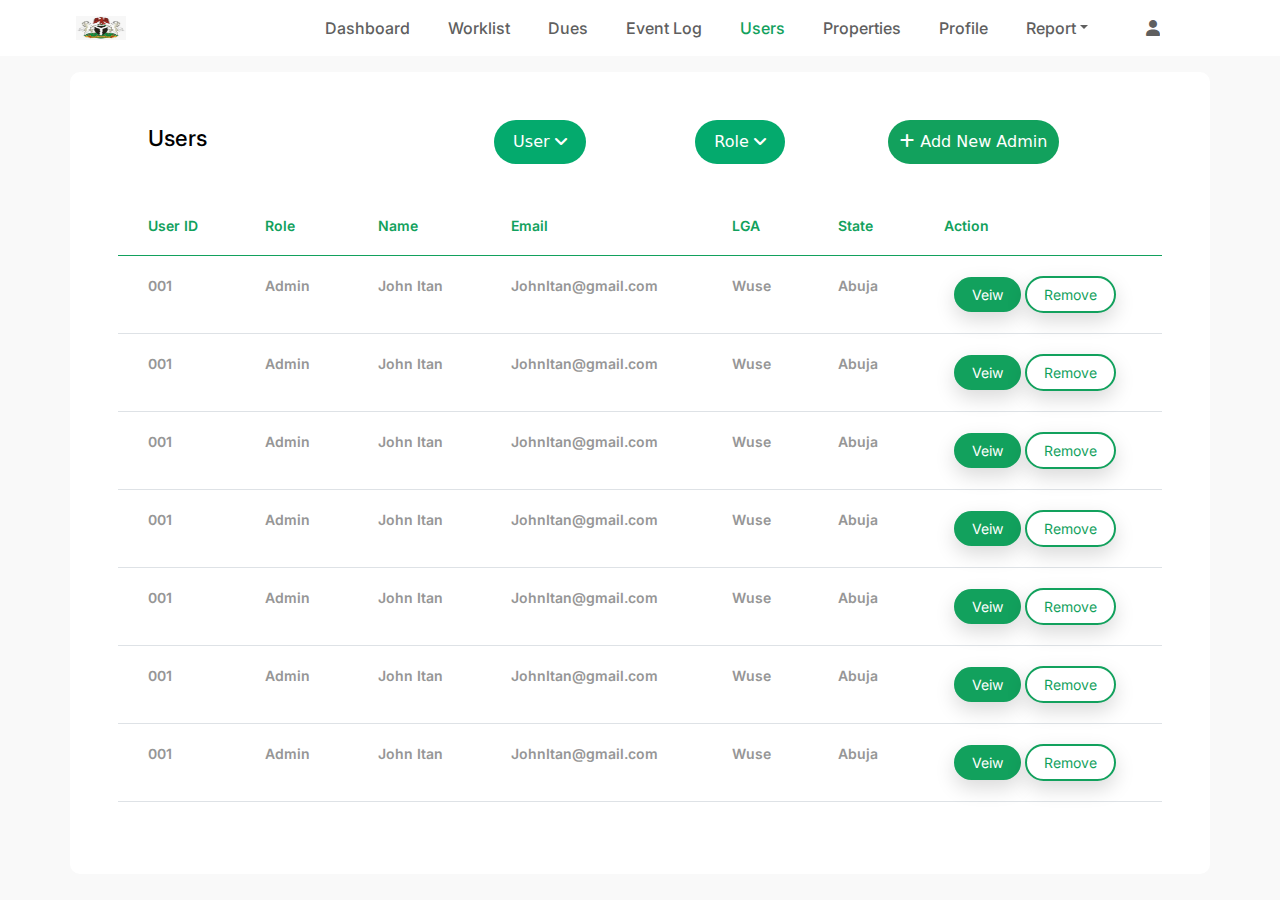
<file: users.html>
<!DOCTYPE html>
<html lang="en">
    <head>
        <meta charset="UTF-8">
        <meta http-equiv="X-UA-Compatible" content="IE=edge">
        <meta name="viewport" content="width=device-width, initial-scale=1.0">
        <link rel="stylesheet" href="css/bootstrap.rtl.min.css">
        <link rel="stylesheet" href="css/users.css">
        <link rel="stylesheet" href="css/navbar.css">
        <link rel="stylesheet" href="css/modal.css">
        <link rel="stylesheet" href="css/button.css">
        <link
            rel="stylesheet"
            href="https://cdnjs.cloudflare.com/ajax/libs/font-awesome/6.0.0/css/all.min.css"
            integrity="sha512-9usAa10IRO0HhonpyAIVpjrylPvoDwiPUiKdWk5t3PyolY1cOd4DSE0Ga+ri4AuTroPR5aQvXU9xC6qOPnzFeg=="
            crossorigin="anonymous"
            referrerpolicy="no-referrer"
        >
        <link href="https://fonts.googleapis.com/css2?family=Inter:wght@100;200;300;400;500&family=Poppins:wght@700&display=swap" rel="stylesheet">
        <link href="https://fonts.googleapis.com/css2?family=Inter:wght@100;200;300;400;500;600;700;800;900&family=M+PLUS+Rounded+1c:wght@700;800;900&family=Merriweather:ital,wght@0,300;0,400;0,700;1,300;1,400;1,900&family=Ms+Madi&family=PT+Sans:ital,wght@0,400;0,700;1,400&family=Special+Elite&family=Water+Brush&display=swap" rel="stylesheet">
        <title>Document</title>
    </head>
    <body>
        <nav class="navbar navbar-expand-lg navbar-light fixed-top  ">
            <div class="container-fluid ">
                <a class="navbar-brand" href="#">
                    <img
                        src="image/coat.jpg"
                        alt=""
                        width="50"
                        height="24"
                        class="d-inline-block align-text-top me-5"
                    >
                </a>
                <button
                    class="navbar-toggler"
                    type="button"
                    data-bs-toggle="collapse"
                    data-bs-target="#navbarNav"
                    aria-controls="navbarNav"
                    aria-expanded="false"
                    aria-label="Toggle navigation"
                >
                    <span class="navbar-toggler-icon"></span>
                </button>
                <div class="collapse navbar-collapse" id="navbarNav">
                    <ul class="navbar-nav">
                        <li class="nav-item">
                            <a class="nav-link  " aria-current="page" href="index.html">Dashboard</a>
                        </li>
                        <li class="nav-item">
                            <a class="nav-link " href="work-list.html">Worklist</a>
                        </li>
                        <li class="nav-item">
                            <a class="nav-link " href="dues.html">Dues</a>
                        </li>
                        <li class="nav-item">
                            <a class="nav-link " href="event-log.html">Event Log</a>
                        </li>
                        <li class="nav-item">
                            <a class="nav-link active" href="users.html">Users</a>
                        </li>
                        <li class="nav-item">
                            <a class="nav-link" href="property.html">Properties</a>
                        </li>
                        <li class="nav-item">
                            <a class="nav-link" href="profile.html">Profile</a>
                        </li>
                        <li class="nav-item dropdown">
                            <a
                                class="nav-link dropdown-toggle"
                                href="#"
                                id="navbarDropdownMenuLink"
                                role="button"
                                data-bs-toggle="dropdown"
                                aria-expanded="false"
                            >
                                Report
                            </a>
                            <ul class="dropdown-menu" aria-labelledby="navbarDropdownMenuLink">
                                <li>
                                    <a class="dropdown-item" href="property-report.html">Property Report</a>
                                </li>
                                <li>
                                    <a class="dropdown-item" href="user-report.html">User Report</a>
                                </li>
                                <li>
                                    <a class="dropdown-item" href="transaction-report.html">Tansaction Report</a>
                                </li>
                                <li>
                                    <a class="dropdown-item" href="activites.html">Activity Report</a>
                                </li>
                            </ul>
                        </li>
                        <li class="nav-item dropdown me-3">
                            <a
                                class="nav-link"
                                href="#"
                                class="nav-link dropdown-toggle"
                                href="#"
                                id="profile-log-out"
                                role="button"
                                data-bs-toggle="dropdown"
                                aria-expanded="false"
                            >
                                <i class="fa-solid fa-user"></i>
                            </a>
                            <ul class="dropdown-menu" aria-labelledby="profile-log-out">
                                <li>
                                    <a class="dropdown-item" href="log-in.html">Log Out</a>
                                </li>
                                <li>
                                    <a class="dropdown-item" href="change-password.html">Change Password</a>
                                </li>
                            </ul>
                        </li>
                    </ul>
                </div>
            </div>
        </nav>
        <div class="container-fluid mt-5">
            <div class="row d-flex justify-content-center">
                <div class="col-12 mt-4">
                    <div class="container p-5 ">
                        <!-- USER TABLE HEADER -->
                        <div class="table-header row d-flex justify-content-between align-items-center  ">
                            <div class=" col-lg-2 col-12 text-center me-4 me-lg-0 mb-2 ps-5 user">
                                <h4>Users</h4>
                            </div>
                            <div class="header-button col-lg-9 col-12 ">
                                <div class="row d-flex justify-content-center align-items-center text-center">
                                    <div class="col-6 col-lg-3 mb-2">
                                        <div class="dropdown">
                                            <button onclick="myFunction()" class="dropbtn all-users">
                                                User
                                                <i class="fa fa-angle-down" aria-hidden="true"></i>
                                            </button>
                                            <div id="myDropdown" class="dropdown-content">
                                                <input
                                                    type="text"
                                                    placeholder="Search.."
                                                    id="myInput"
                                                    onkeyup="filterFunction()"
                                                >
                                                <a href="#about">About</a>
                                                <a href="#base">Base</a>
                                            </div>
                                        </div>
                                    </div>
                                    <div class="col-6 col-lg-3 mb-2">
                                        <div class="dropdown">
                                            <button onclick="myFunction()" class="dropbtn role">
                                                Role
                                                <i class="fa fa-angle-down" aria-hidden="true"></i>
                                            </button>
                                            <div id="myDropdown" class="dropdown-content">
                                                <input
                                                    type="text"
                                                    placeholder="Search.."
                                                    id="myInput"
                                                    onkeyup="filterFunction()"
                                                >
                                                <a href="#about">About</a>
                                                <a href="#base">Base</a>
                                            </div>
                                        </div>
                                    </div>
                                    <div class="col-12 col-lg-4 mb-2">
                                        <div class="dropdown">
                                            <button class="dropbtn add-new-admin" data-bs-target="#add-new-admin" data-bs-toggle="modal">
                                                <i class="fa fa-plus" aria-hidden="true"></i>
                                                Add New Admin
                                            </button>
                                        </div>
                                    </div>
                                </div>
                            </div>
                        </div>
                        <div class="table-body  mt-4">
                            <table class="table  table-responsive">
                                <thead>
                                    <tr>
                                        <th scope="col">User ID</th>
                                        <th scope="col">Role</th>
                                        <th scope="col">Name</th>
                                        <th scope="col">Email</th>
                                        <th scope="col">LGA</th>
                                        <th scope="col">State</th>
                                        <th scope="col">Action</th>
                                    </tr>
                                </thead>
                                <tbody>
                                    <tr>
                                        <td>
                                            001
                                        </td>
                                        <td id="role">Admin</td>
                                        <td id="name">John Itan</td>
                                        <td id="email">JohnItan@gmail.com</td>
                                        <td id="LGA">Wuse</td>
                                        <td id="state">Abuja</td>
                                        <td id="action">
                                            <a href="" class="btn veiw-btn btn-sm mb-2 mb-lg-0">Veiw</a>
                                            <a href="" class="btn remove-btn btn-sm">Remove</a>
                                        </td>
                                    </tr>
                                    <tr>
                                        <td>
                                            001
                                        </td>
                                        <td id="role">Admin</td>
                                        <td id="name">John Itan</td>
                                        <td id="email">JohnItan@gmail.com</td>
                                        <td id="LGA">Wuse</td>
                                        <td id="state">Abuja</td>
                                        <td id="action">
                                            <a href="" class="btn veiw-btn btn-sm mb-2 mb-lg-0">Veiw</a>
                                            <a href="" class="btn remove-btn btn-sm">Remove</a>
                                        </td>
                                    </tr>
                                    <tr>
                                        <td>
                                            001
                                        </td>
                                        <td id="role">Admin</td>
                                        <td id="name">John Itan</td>
                                        <td id="email">JohnItan@gmail.com</td>
                                        <td id="LGA">Wuse</td>
                                        <td id="state">Abuja</td>
                                        <td id="action">
                                            <a href="" class="btn veiw-btn btn-sm mb-2 mb-lg-0">Veiw</a>
                                            <a href="" class="btn remove-btn btn-sm">Remove</a>
                                        </td>
                                    </tr>
                                    <tr class="m-5">
                                        <td>
                                            001
                                        </td>
                                        <td id="role">Admin</td>
                                        <td id="name">John Itan</td>
                                        <td id="email">JohnItan@gmail.com</td>
                                        <td id="LGA">Wuse</td>
                                        <td id="state">Abuja</td>
                                        <td id="action">
                                            <a href="" class="btn veiw-btn btn-sm mb-2 mb-lg-0">Veiw</a>
                                            <a href="" class="btn remove-btn btn-sm">Remove</a>
                                        </td>
                                    </tr>
                                    <tr class="m-5">
                                        <td>
                                            001
                                        </td>
                                        <td id="role">Admin</td>
                                        <td id="name">John Itan</td>
                                        <td id="email">JohnItan@gmail.com</td>
                                        <td id="LGA">Wuse</td>
                                        <td id="state">Abuja</td>
                                        <td id="action">
                                            <a href="" class="btn veiw-btn btn-sm mb-2 mb-lg-0">Veiw</a>
                                            <a href="" class="btn remove-btn btn-sm">Remove</a>
                                        </td>
                                    </tr>
                                    <tr>
                                        <td>
                                            001
                                        </td>
                                        <td id="role">Admin</td>
                                        <td id="name">John Itan</td>
                                        <td id="email">JohnItan@gmail.com</td>
                                        <td id="LGA">Wuse</td>
                                        <td id="state">Abuja</td>
                                        <td id="action">
                                            <a href="" class="btn veiw-btn btn-sm mb-2 mb-lg-0">Veiw</a>
                                            <a href="" class="btn remove-btn btn-sm">Remove</a>
                                        </td>
                                    </tr>
                                    <tr>
                                        <td>
                                            001
                                        </td>
                                        <td id="role">Admin</td>
                                        <td id="name">John Itan</td>
                                        <td id="email">JohnItan@gmail.com</td>
                                        <td id="LGA">Wuse</td>
                                        <td id="state">Abuja</td>
                                        <td id="action">
                                            <a href="" class="btn veiw-btn btn-sm mb-2 mb-lg-0">Veiw</a>
                                            <a href="" class="btn remove-btn btn-sm">Remove</a>
                                        </td>
                                    </tr>
                                </tbody>
                            </table>
                        </div>
                    </div>
                </div>
            </div>
        </div>
    </div>
    <div
        class="modal fade"
        id="add-new-admin"
        aria-hidden="true"
        aria-labelledby="exampleModalToggleLabel2"
        tabindex="-1"
    >
        <div class="modal-dialog modal-dialog-centered ">
            <div class="modal-content">
                <div class="modal-header">
                    <h5 class="modal-title" id="add-new-admin">Add New Admin</h5>
                </div>
                <div class="modal-body">
                    <div class="row">
                        <div class="col-12 mb-3">
                            <div class="state">
                                <label for="state" class="form-label fs-6">Email</label>
                                <input
                                    type="text"
                                    class="form-control state-input "
                                    id="state"
                                    placeholder="Enter your email"
                                >
                            </div>
                        </div>
                        <div class="col-12 mt-2">
                            <div class="state ">
                                <div class="custom-select division-select ">
                                    <label for="state" class="form-label fs-6">Division</label>
                                    <select>
                                        <option value="0">Select your divison</option>
                                        <option value="1">Audi</option>
                                        <option value="2">BMW</option>
                                    </select>
                                </div>
                            </div>
                        </div>
                        <div class="col-12 mb-3">
                            <div class="state d-flex justify-content-end mt-4 align-items-center">
                                <label for="state" class="form-label pt-2 ps-2">Select all</label>
                                <label class="switch">
                                    <input type="checkbox">
                                    <span class="slider round"></span>
                                </label>
                            </div>
                        </div>
                    </div>
                    <!-- ASSIGN TASK TO ADMIN -->
                    <div class="assign-task-admin mb-2">
                        <div class="txt text-center text-lg-end me-3">
                            <p class="lead">Assign task to the Admin</p>
                        </div>
                        <div class="task-assigned row justify-content-around align-items-center mt-2">
                            <div class="col-10 col-lg-5 task mt-2 " id="task">
                                <div class="porperty pt-1">   Addition of Properties</div>
                            </div>
                            <div class="col-10 col-lg-5 task mt-2  " id="task">
                                <div class="porperty pt-1">   Addition of Properties</div>
                            </div>
                            <div class="col-10 col-lg-5 task mt-2 " id="task">
                                <div class="porperty pt-1">   Addition of Properties</div>
                            </div>
                            <div class="col-10 col-lg-5 task mt-2 " id="task">
                                <div class="porperty pt-1">   Addition of Properties</div>
                            </div>
                        </div>
                    </div>
                    <div class="modal-footer justify-content-start mt-2">
                        <button
                            class="btn add-document-btn"
                            id="add-document"
                            data-bs-toggle="modal"
                            data-bs-dismiss="modal"
                        >Add Admin</button>
                        <button
                            class="btn back-btn"
                            data-bs-target="#share-report"
                            data-bs-toggle="modal"
                            data-bs-dismiss="modal"
                        >Cancel</button>
                    </div>
                </div>
            </div>
        </div>
    </div>
    <script src="js/bootstrap.bundle.min.js"></script>
    <script src="js/form.js"></script>
    <script src="js/filter.js"></script>
</body>
</html>
</file>
<file: css/navbar.css>
/* All Nav Bar */
.navbar {
  background-color: #ffffff !important;
  z-index: 10;
  width: 100%;
}
.navbar-collapse {
  justify-content: flex-end;
  padding-right: 100px;
  background-color: #ffffff;
}
.navbar-expand-lg .navbar-nav .nav-link {
  padding-left: 30px;
}
.dropdown-menu {
  text-align: left;
}
.navbar-light .navbar-nav .nav-link.active {
  font-family: "Inter";
  font-style: normal;
  font-weight: 500;
  font-size: 16px;
  line-height: 19px;
  color: #12a15d;
}
.navbar-light .navbar-nav .nav-link {
  font-family: "Inter";
  font-style: normal;
  font-weight: 500;
  font-size: 16px;
  line-height: 19px;
  color: #5f5f5f;
}
.navbar-light .navbar-nav .nav-link:hover {
  color: #12a15d;
}
.dropdown-menu li a {
  text-decoration: underline;
  font-family: "Inter";
  font-style: normal;
  font-weight: 500;
  font-size: 16px;
  line-height: 19px;
  color: #12a15d;
}
.navbar-toggler {
  outline: none !important;
}
.navbar-light .navbar-toggler {
  border-color: white;
}
.navbar-toggler:focus {
  box-shadow: none;
}
.nav-image {
  height: 30px;
}
</file>
<file: css/welcome-admin.css>
:root {
  --primary-color: #12a15d;
  --secondary-color: #ffffff;
  --background-color: #f9f9f9;
}

body {
  background-color: #f9f9f9;
}

img {
  height: 100%;
  width: 100%;
  object-fit: cover;
}
a {
  text-decoration: none;
  color: inherit;
}
a:hover {
  color: inherit;
}

.main-container {
  background-color: #f9f9f9;
  margin-top: 63px;
}
.full-container {
  overflow: hidden;
  height: 89vh;
}
.first-container {
  overflow-y: auto;
  height: 90vh;
}
.first-container::-webkit-scrollbar {
  display: none;
}
.profile-container {
  background-color: #fcfff2;
  border-top-left-radius: 10px;
  border-top-right-radius: 10px;
}
.profile-header .profile-text {
  font-family: "Inter";
  font-style: normal;
  font-weight: 500;
  font-size: 20px;
  line-height: 24px;
}
.profile-header .profile-image img {
  overflow: hidden;
  width: 60px;
  height: 60px;
  border-radius: 30px;
}

.profile-body .total p {
  font-family: "Inter";
  font-style: normal;
  font-weight: 500;
  font-size: 16px;
  line-height: 19px;
}
.profile-body .total .total-number {
  font-family: "Inter";
  font-style: normal;
  font-weight: 500;
  font-size: 24px;
  line-height: 29px;
  color: #6a6a6a;
}

.work-list-btn {
  background-color: var(--secondary-color);
  color: var(--primary-color);
}
.worklists-container {
  background-color: #ffffff;
  border-bottom-left-radius: 10px;
  border-bottom-right-radius: 10px;
  padding-bottom: 50px;
}

.card-body .card-title .dispute,
.claim {
  font-family: "Inter";
  font-style: normal;
  font-weight: 500;
  font-size: 17px;
  line-height: 17px;
  color: #eb5757;
}
.card-body .card-title .claim {
  color: #12a15d;
}
.worklist-card {
  padding: 3px 4px;
  border-radius: 10px;
  height: 93px;
}
.card-body .card-title .new {
  background: #12a15d;
  color: #fff;
  font-size: 0.8rem;
  padding: 3px 12px;
  border-radius: 1rem;
}
.card-body .card-title .arrow-right .fa-solid {
  font-size: 22px;
  color: #12a15d;
}

/* QUICK ACTION STYLE */
.quick-action-card {
  background-color: #fff;
  border-radius: 12px;
  height: 120px;
  width: 110px;
}
.fa-check,
.fa,
.number {
  background-color: var(--primary-color);
  padding: 3px;
  border-radius: 15px;
  color: #ffffff;
}
.number {
  background-color: red;
  color: #ffffff;
  text-align: center;
  margin-left: 74px;
}

.image {
  width: 40px;
}
/* PROPERTY CONTAINER */
.veiw-all-button {
  background-color: var(--primary-color);
  color: var(--background-color);
  border-radius: 15px;
  border: 1px solid var(--primary-color);
  padding: 6px;
  outline: none;
}
.veiw-all-button a {
  color: #fff !important;
}
@media (max-width: 1000px) {
  .full-container {
    overflow: none;
    height: auto;
  }
  .first-container {
    overflow-y: none;
    height: auto;
  }
}
</file>
<file: css/admin.css>
.admin-container {
  background: #ffffff;
  border-radius: 10px;
}
.admin-container .admin-header h4 {
  font-family: "Inter";
  font-style: normal;
  font-weight: 500;
  font-size: 24px;
  line-height: 29px;
  color: #000000;
}
.admin-container .admin-header .sub-title p {
  font-family: "Inter";
  font-style: normal;
  font-weight: 500;
  font-size: 16px;
  line-height: 19px;
  color: #5f5f5f;
}
.admin-container .admin-body .body-header h4 {
  font-family: "Inter";
  font-style: normal;
  font-weight: 700;
  font-size: 18px;
  line-height: 22px;
  color: #1b311d;
}
.card {
  border-radius: 15px;
}
.body-cards .row .card-header-one {
  background-color: #bb6bd9;

  color: white;
  font-size: 12px;
  border-top-left-radius: 15px;
  border-top-right-radius: 15px;
}
.body-cards .row .card-header-two {
  background-color: #12a15d;
  color: white;
  font-size: 12px;
  border-top-left-radius: 15px;
  border-top-right-radius: 15px;
}
.body-cards .row .card-header-three {
  background-color: #eb5757;
  color: white;
  font-size: 12px;
  border-top-left-radius: 15px;
  border-top-right-radius: 15px;
}
.body-cards .row .card-header-four {
  background-color: #f2994a;
  color: white;
  font-size: 12px;
  border-top-left-radius: 15px;
  border-top-right-radius: 15px;
}
.quick-action-container,
.property-container {
  background-color: #f1f3fb;
  padding: 25px;
  border-radius: 10px;
}
.property-container {
  background-color: var(--secondary-color);
}
.quick-action-container .quick-action-link a {
  text-decoration: none;
  color: #000000;
  font-family: "Inter";
  font-style: normal;
  font-weight: 500;
  font-size: 18px;
  line-height: 22px;
}
</file>
<file: css/property.css>
/* BUTTON STYLE */
a {
  text-decoration: none;
  color: inherit;
}
a:hover {
  color: inherit;
}
.veiw-owner-btn {
  background: var(--primary-color);
  color: #ffff;
  border-radius: 30px;
  width: 130px;
  padding: 5px 10px;
  margin-right: 6px;
  text-align: center;
  cursor: pointer;
}
.veiw-owner-btn:hover,
.veiw-owner-btn:active {
  background: var(--primary-color);
  color: #ffff;
}
.status-btn {
  background-color: var(--primary-color);
  padding: 3px 10px;
  width: 83px;
  border-radius: 30px;
  color: #ffff;
}
.under-validation {
  width: 180px;
  background: #f2994a;
}
.claim-request {
  width: 140px;
  background: #f2c94c;
}
.disputed {
  background: #eb5757;
  width: 89px;
}
.unclaimed {
  width: 103px;
  background: #2d9cdb;
}
.view-btn {
  background-color: #ffff;
  /* width: 106px; */
  padding: 5px 0px;
  cursor: pointer;
  border-radius: 30px;
  text-align: center;
  color: var(--primary-color);
  border: 2px solid var(--primary-color);
}
.view-btn:hover {
  transform: scale(0.98);
}
.document-btn {
  background-color: var(--primary-color);
  color: #fff;
}
.estate-btn {
  background-color: #f2994a;
  border: 1px solid #f2994a;
  letter-spacing: 2px;
  color: #fff;
}
.estate-btn:hover,
.estate-btn:focus {
  background-color: #f2994a;
  border: 1px solid #f2994a;
  color: #fff;
}
.add-new-property {
  padding: 10px 0px !important;
}
.state-btn {
  background-color: var(--secondary-color);
  color: var(--primary-color);
  border: 2px solid var(--primary-color);
}

.state-btn:hover,
.state-btn:focus {
  background-color: var(--secondary-color);
}
/* TABLE ADJUSTMENT */
.table > :not(caption) > * > * {
  padding: 20px 4px !important;
}
.property-id {
  display: flex;
  flex-direction: column;
}
</file>
<file: css/button.css>
a {
  color: inherit;
}
.fa-arrow-right {
  padding-left: 3px;
}

.button a {
  text-decoration: none;
  display: inline-block;
  padding: 8px 20px;
  background-color: #04aa6d;
  color: white;
  border-radius: 50px;
  outline: none;
}

.btn {
  box-shadow: 0px 8px 20px rgba(0, 0, 0, 0.15) !important;
}

.button a:hover {
  background-color: #12a15d;
  color: white;
  transform: scale(0.98);
}
button:active {
  outline: none;
  border: none;
}
button:focus {
  outline: 0;
}

/* HEADER BUTTON STYLE */
.table-header h4 {
  font-family: "Inter";
  font-style: normal;
  font-weight: 500;
  font-size: 22px;
  color: #000000;
}
/* HEADER FLITER BUTTON STYLE */
/* Dropdown Button */
.dropbtn {
  background-color: #04aa6d;
  color: white;
  padding: 10px 19px;
  font-size: 16px;
  border: none;
  cursor: pointer;
  border-radius: 50px;
}

/* Dropdown button on hover & focus */
.dropbtn:hover,
.dropbtn:focus {
  background-color: var(--primary-color);
}

/* The search field */
#myInput {
  box-sizing: border-box;
  font-size: 16px;
  padding: 14px 20px 12px 45px;
  border: none;
  border-bottom: 1px solid #ddd;
}

/* The search field when it gets focus/clicked on */
#myInput:focus {
  outline: 3px solid #ddd;
}

/* The container <div> - needed to position the dropdown content */
.dropdown {
  position: relative;
  display: inline-block;
}

/* Dropdown Content (Hidden by Default) */
.dropdown-content {
  display: none;
  position: absolute;
  background-color: #f6f6f6;
  min-width: 230px;
  border: 1px solid #ddd;
  z-index: 1;
}

/* Links inside the dropdown */
.dropdown-content a {
  color: black;
  padding: 12px 16px;
  text-decoration: none;
  display: block;
}

/* Change color of dropdown links on hover */
.dropdown-content a:hover {
  background-color: #f1f1f1;
}

/* Show the dropdown menu (use JS to add this class to the .dropdown-content container when the user clicks on the dropdown button) */
.show {
  display: block;
}

/* HEADER FILTER BUTTON ENDS */

/* ADD NEW ADMIN */

.add-new-admin {
  color: var(--secondary-color);
  background-color: var(--primary-color);
  padding: 10px 12px;
}
.setting-icon {
  background: var(--primary-color);
  border: 0;
  outline: 0;
  color: var(--secondary-color);
  font-size: 0.9rem;
  margin: 20px 0;
  box-shadow: 0px 8px 20px rgba(0, 0, 0, 0.15);
  display: inline-block;
  text-align: center;
  cursor: pointer;
  transition: 0.25s transform;
  border: 2px solid transparent;
  border-radius: 20px;
  padding: 10px 20px;
  gap: 10px;
}
.setting-icon {
  border: 2px solid #12a15d;
  box-shadow: none;
  font-size: 0.6rem;
  padding: 10px 12px;
  background-color: #fff;
  border-radius: 15px;
}
.setting-icon .fa-gear {
  font-size: 20px;
  color: #12a15d;
}
.setting-icon:hover {
  transform: scale(0.98);
}
a.work-list-btn {
  background: var(--secondary-color);
  color: var(--primary-color);
  border: 2px solid var(--primary-color);
}
a.work-list-btn:hover {
  background: inherit;
  color: var(--primary-color);
}
</file>
<file: css/profile.css>
:root {
  --primary-color: #12a15d;
  --secondary-color: #ffffff;
  --background-color: #f9f9f9;
}
body {
  background-color: #f9f9f9;
}

a {
  text-decoration: none;
  color: inherit;
}
a:hover {
  color: inherit;
}
.main-container {
  background-color: #f9f9f9;
  margin-top: 65px;
}
.profile-container {
  background-color: #fcfff2;
  border-top-left-radius: 10px;
  border-top-right-radius: 10px;
}
.profile-header .profile-text {
  font-family: "Inter";
  font-style: normal;
  font-weight: 500;
  font-size: 20px;
  line-height: 24px;
}
.profile-header .profile-image {
  overflow: hidden;
  width: 41px;
  height: 41px;
  border-radius: 30px;
}

.profile-body .total p {
  font-family: "Inter";
  font-style: normal;
  font-weight: 500;
  font-size: 16px;
  line-height: 19px;
}
.profile-body .total .total-number {
  font-family: "Inter";
  font-style: normal;
  font-weight: 500;
  font-size: 24px;
  line-height: 29px;
  color: #6a6a6a;
}

.view-button,
.setting-icon,
.change-password-button {
  background: #ffffff;
  border: 0;
  outline: 1px solid #12a15d;
  color: #12a15d;
  border-radius: 20px;
  font-size: 1rem;
  margin: 20px 0;
  box-shadow: 0px 8px 20px rgba(0, 0, 0, 0.15);
  display: inline-block;
  text-align: center;
  cursor: pointer;
  transition: 0.25s transform;
  border: 2px solid transparent;
  padding: 8px 15px;
}
.view-button {
  transform: scale(0.98);
}

/* Work list Style */

.worklists-container {
  background-color: #ffffff;
  border-bottom-left-radius: 10px;
  border-bottom-right-radius: 10px;
}

.card-body .card-title .dispute,
.claim {
  font-family: "Inter";
  font-style: normal;
  font-weight: 500;
  font-size: 17px;
  line-height: 17px;
  color: #eb5757;
}
.card-body .card-title .claim {
  color: #12a15d;
}
.card-body {
  padding: 0.2rem 1rem;
}
.card-body .card-title .new {
  background: #12a15d;
  color: #fff;
  font-size: 0.8rem;
  padding: 3px 12px;
  border-radius: 1rem;
}
.card-body .card-title .arrow-right .fa-solid {
  font-size: 22px;
  color: #12a15d;
}
/* I will seprate this style later */
.admin-container {
  background-color: #f8ffe2;
}

.admin-body .row .profile-image img {
  overflow: hidden;
  width: 120px;
  height: 120px;
  border-radius: 50%;
  object-fit: cover;
}
.fa-sign-out {
  font-size: 20px;
  padding: 5px;
  color: #12a15d;
  background-color: #fff;
  border: 2px solid #12a15d;
}

.change-password-button {
  color: #ffffff;
  background-color: #12a15d;
  padding: auto;
}
.user-details-container {
  background-color: #fff;
  padding: 25px;
  border-bottom-right-radius: 10px;
  border-bottom-left-radius: 10px;
}
.edit {
  background-color: #ffffff;
  cursor: pointer;
  color: #12a15d;
  border-radius: 1rem;
  padding: 4px 18px;
  border: 2px solid #12a15d;
}

/* MODAL */
.personal-details-input {
  width: 100%;
  height: 40px;
  background: #ededed;
  border-radius: 30px;
}

.save-btn,
.cancel-btn {
  padding: 9px 30px;
  background: #12a15d;
  box-shadow: 0px 8px 20px rgba(0, 0, 0, 0.15);
  border-radius: 30px;
  border: 1px solid #12a15d;
  color: #fff;
}
.cancel-btn {
  background-color: #fff;
  color: #12a15d;
}
.modal-header {
  border: none;
}
.modal-footer {
  border: none;
}
</file>
<file: css/log-out.css>
:root {
  --primary-color: #12a15d;
  --secondary-color: #ffffff;
  --background-color: #f9f9f9;
}

body,
html {
  background: url(/image/map2.jpg);
  height: 100%;
  background-position: center;
  background-repeat: no-repeat;
  background-size: cover;
  width: 100%;
}

.log-in-container {
  background-color: white;
  margin-top: 50px;
  box-shadow: -15px 25px 60px rgba(0, 0, 0, 0.25);
  border-radius: 20px;
  padding: 30px 12px;
  width: 30%;
}
.password-out-container {
  background-color: #fafafa;
  border-radius: 10px;
  padding: 20px 12px;
}
.password-text h5 {
  font-family: "Inter";
  font-style: normal;
  font-weight: 400;
  font-size: 25px;
  color: #5f5f5f;
}

.form-control:focus {
  color: #212529;
  background-color: #fff;
  border-color: var(--primary-color);
  outline: 0;
  box-shadow: 0 0 0 0.12rem var(--primary-color);
  text-align: center;
}

.password {
  padding: 21px 15px;
  height: 60px;
  background: #ededed;
  border-radius: 30px;
}
.lock-icon {
  padding-left: 30px;
  padding-top: 24px;
  color: var(--primary-color);
  min-width: 50px;
  text-align: end;
}

/* CHANGE PASSWORD BUTTON */
.change-password-btn {
  background-color: var(--primary-color);
  color: var(--secondary-color);
  box-shadow: 0px 8px 20px rgba(0, 0, 0, 0.15);
  border-radius: 30px;
  border: 1px solid var(--primary-color);
  padding: 10px 20px;
}
/* LOGIN STYLE */
.eye-icon {
  top: 400px;
  left: 750px;
  color: var(--primary-color);
  min-width: 50px;
  text-align: center;
}

@media (max-width: 1000px) {
  .log-in-container {
    width: 90%;
    margin-top: 60px;
  }
}
</file>
<file: css/modal.css>
.state-btn,
.add-btn {
  background: var(--secondary-color);
  border: 2px solid var(--primary-color);
  border-radius: 20px;
  font-family: "Poppins";
  font-style: normal;
  font-weight: 400;
  font-size: 16px;
  line-height: 24px;
  color: var(--primary-color);
  padding: 8px 22px;
}

.add-btn {
  background-color: var(--primary-color);
  color: var(--secondary-color);
}
.state-btn:hover {
  color: var(--primary-color);
}
.add-btn:hover {
  color: var(--secondary-color);
}
.property-clearance {
  background: var(--secondary-color);
  color: var(--primary-color);
  box-shadow: 0px 10px 25px rgba(0, 0, 0, 0.1);
  border-radius: 20px;
  border: 2px solid var(--primary-color);
  padding: 9px 10px;
  cursor: pointer;
  font-family: "Poppins";
  font-style: normal;
  font-weight: 400;
  font-size: 16px;
}
/* ADD DOCUMENT MODAL */
.state-input {
  width: 100%;
  height: 66px;
  background: #ededed;
  border-radius: 30px;
}
.back-btn,
.add-document-btn {
  padding: 9px 15px;
  background: var(--primary-color);
  box-shadow: 0px 8px 20px rgba(0, 0, 0, 0.15);
  border-radius: 30px;
  color: var(--secondary-color);
}
.back-btn {
  background-color: var(--secondary-color);
  color: var(--primary-color);
  border: 2px solid var(--primary-color);
}
.back-btn:hover {
  color: var(--primary-color);
}

.add-document-btn:hover {
  color: var(--secondary-color);
}
.modal-header {
  border: none;
}
.modal-footer {
  border: none;
}

/* SELECT FORM STYLE */
/* The container must be positioned relative: */
.custom-select {
  position: relative;
  font-family: Arial;
}

.custom-select select {
  display: none; /*hide original SELECT element: */
}

.select-selected {
  background: #ededed;
  border-radius: 30px;
  height: 66px;
}

/* Style OF ARROW INSIDE THE SELECT ELEMENT: */
.select-selected:after {
  position: absolute;
  content: "";
  top: 60px;
  right: 10px;
  width: 0;
  height: 0;
  border: 6px solid transparent;
  border-color: var(--primary-color) transparent transparent transparent;
}
.select-selected.select-arrow-active:after {
  border-color: transparent transparent var(--primary-color) transparent !important;
  top: 50px !important;
}

/* Point the arrow upwards when the select box is open (active): */
.select-selected.select-arrow-active:after {
  border-color: transparent transparent #fff transparent;
  top: 7px;
}

/* style the items (options), including the selected item: */
.select-items div,
.select-selected {
  color: #6c757d;
  padding: 20px 16px;
  border: 1px solid transparent;
  border-color: transparent transparent rgba(0, 0, 0, 0.1) transparent;
  cursor: pointer;
}

/* Style items (options): */
.select-items {
  position: absolute;
  background-color: var(--secondary-color);
  top: 100%;
  left: 0;
  right: 0;
  z-index: 99;
}

/* Hide the items when the select box is closed: */
.select-hide {
  display: none;
}

.select-items div:hover,
.same-as-selected {
  background-color: var(--primary-color);
  color: var(--secondary-color);
}
/* Toggle Switch */
.switch {
  position: relative;
  display: inline-block;
  width: 50px;
  height: 20px;
}

.switch input {
  opacity: 0;
  width: 0;
  height: 0;
}

.slider {
  position: absolute;
  cursor: pointer;
  top: 0;
  left: 0;
  right: 0;
  bottom: 0;
  background-color: #ccc;
  -webkit-transition: 0.4s;
  transition: 0.4s;
}

.slider:before {
  position: absolute;
  content: "";
  height: 20px;
  width: 20px;
  left: 4px;
  bottom: 1px;
  background-color: white;
  -webkit-transition: 0.4s;
  transition: 0.4s;
}

input:checked + .slider {
  background-color: var(--primary-color);
}

input:focus + .slider {
  box-shadow: 0 0 1px #2196f3;
}

input:checked + .slider:before {
  -webkit-transform: translateX(26px);
  -ms-transform: translateX(26px);
  transform: translateX(26px);
}

/* Rounded sliders */
.slider.round {
  border-radius: 34px;
}

.slider.round:before {
  border-radius: 50%;
}

/* USER MODAL STYLE FOR ASSIGN TASK TO ADMIN */

.task {
  background-color: var(--secondary-color);
  height: 36px;
  text-align: center;
  border-radius: 15px;
  padding: 10px auto;
  border: 2px solid var(--primary-color);
  cursor: pointer;
}
.txt {
  color: var(--primary-color);
}

/* PROPERTY MODAL STYLE TO ATTACH PAPER-CLIP ICON TO FORM */
.attach-img i {
  position: absolute;
}
.attach-img {
  width: 100%;
}
.icon {
  padding-left: 310px;
  padding-top: 28px;
  color: var(--primary-color);
  min-width: 50px;
  text-align: center;
}
/* PROPERTY MODAL STYLE  FOR REQURIED DOCUMENT*/

.document-require {
  background-color: var(--secondary-color);
  height: 36px;
  text-align: center;
  border-radius: 15px;
  padding: 3px 2px;
  border: 2px solid var(--primary-color);
  cursor: pointer;
  width: 200px;
}
/* PROFILE EDIT CONTACT STYLE */
.division .select-selected {
  height: 46px;
}

@media screen and (max-width: 1000px) {
  .state-btn,
  .add-btn {
    font-size: 10px;
    white-space: nowrap;
    width: 100%;
    text-align: center;
    padding: 8px 14px;
    width: 100%;
  }

  .modal-text {
    text-align: center;
    font-size: 15px;
  }
  .property-clearance {
    padding: 2px 2px;
  }
}
</file>
<file: css/users.css>
:root {
  --primary-color: #12a15d;
  --secondary-color: #ffffff;
  --background-color: #f9f9f9;
}

body {
  background-color: var(--background-color);
}
.container {
  background-color: var(--secondary-color);
  border-radius: 10px;
}
/* TABLE STYLE */

.container {
  min-height: 80vh;
  width: 100%;
  overflow: hidden;
  background-color: var(--secondary-color);
}
.table-body {
  min-height: 70vh;
  overflow: auto;
}
.container .table-body::-webkit-scrollbar {
  display: none;
}
.table > :not(caption) > * > * {
  padding: 20px 30px !important;
}

thead tr th,
tbody tr td {
  color: var(--primary-color);
  font-family: "Inter";
  font-style: normal;
  font-weight: 600;
  font-size: 14px;
  line-height: 19px;
}
tbody tr td {
  color: #969696;
}
tbody tr a.veiw-btn {
  background-color: var(--primary-color);
  color: #fff;
  border-radius: 50px;
  padding: 6px 17px;
  margin-left: 10px;
}
tbody tr a.remove-btn {
  background-color: var(--secondary-color);
  color: var(--primary-color);
  border: 2px solid var(--primary-color);
  border-radius: 50px;
  padding: 6px 17px;
}
tbody tr a.remove-btn:hover {
  color: var(--primary-color);
  transform: scale(0.98);
}
tbody tr a.veiw-btn:hover {
  color: var(--secondary-color);
  transform: scale(0.98);
}
.btn {
  box-shadow: 0px 8px 20px rgba(0, 0, 0, 0.15) !important;
}
</file>
